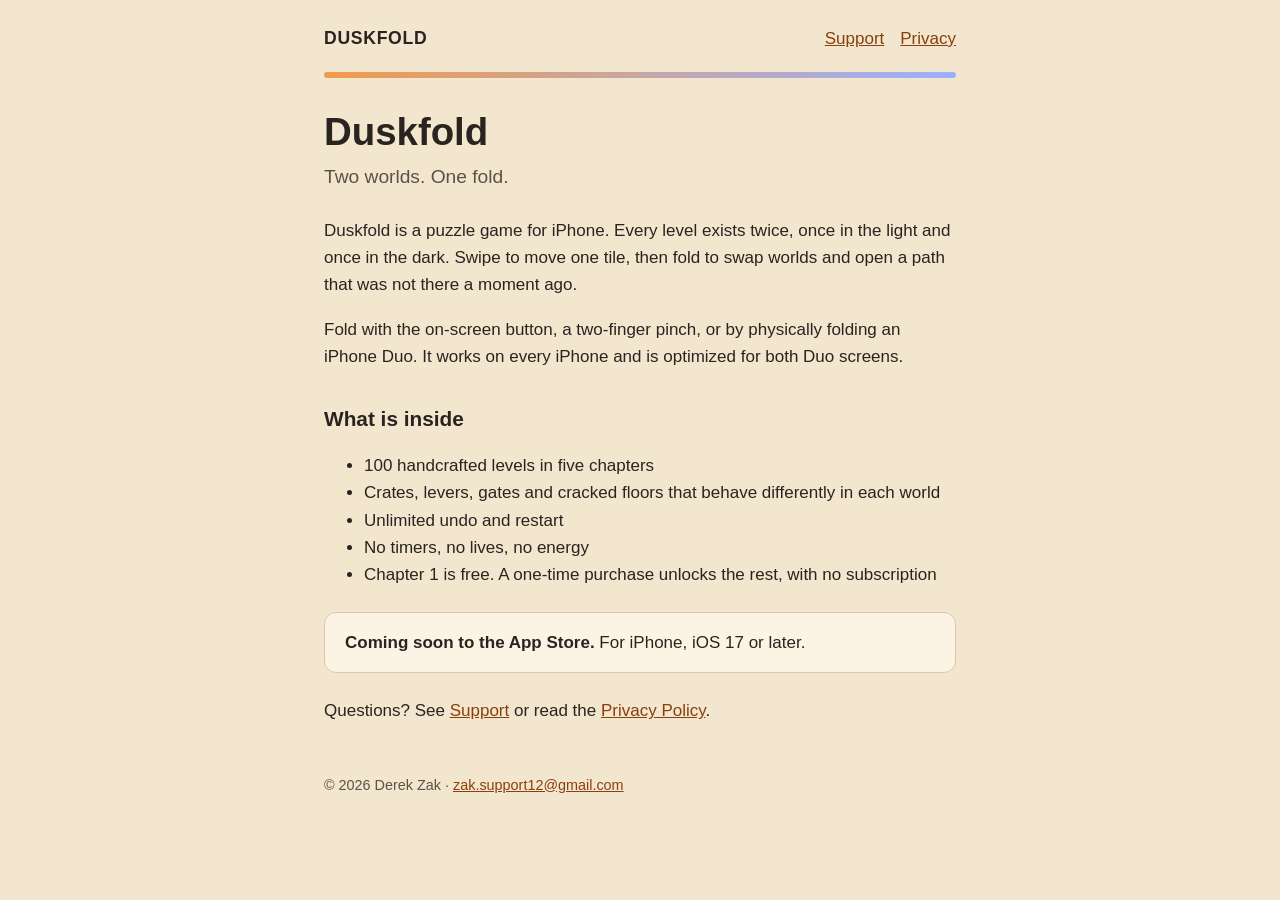
<file: index.html>
<!doctype html>
<html lang="en"><head><meta charset="utf-8"><meta name="viewport" content="width=device-width,initial-scale=1">
<meta name="color-scheme" content="light dark"><title>Duskfold - A Two-World Puzzle Game</title><meta name="description" content="Duskfold is an iPhone puzzle game with a light world and a dark world. Fold to swap between them."><link rel="stylesheet" href="style.css"></head><body>
<header><a class="brand" href="index.html">DUSKFOLD</a><nav><a href="support.html">Support</a><a href="privacy.html">Privacy</a></nav></header><main>
<div class="hero"></div>
<h1>Duskfold</h1>
<p class="tag">Two worlds. One fold.</p>
<p>Duskfold is a puzzle game for iPhone. Every level exists twice, once in the light and once in the dark. Swipe to move one tile, then fold to swap worlds and open a path that was not there a moment ago.</p>
<p>Fold with the on-screen button, a two-finger pinch, or by physically folding an iPhone Duo. It works on every iPhone and is optimized for both Duo screens.</p>
<h2>What is inside</h2>
<ul>
<li>100 handcrafted levels in five chapters</li>
<li>Crates, levers, gates and cracked floors that behave differently in each world</li>
<li>Unlimited undo and restart</li>
<li>No timers, no lives, no energy</li>
<li>Chapter 1 is free. A one-time purchase unlocks the rest, with no subscription</li>
</ul>
<div class="card"><strong>Coming soon to the App Store.</strong> For iPhone, iOS 17 or later.</div>
<p>Questions? See <a href="support.html">Support</a> or read the <a href="privacy.html">Privacy Policy</a>.</p>
</main><footer>&copy; 2026 Derek Zak &middot; <a href="mailto:zak.support12@gmail.com">zak.support12@gmail.com</a></footer></body></html>
</file>
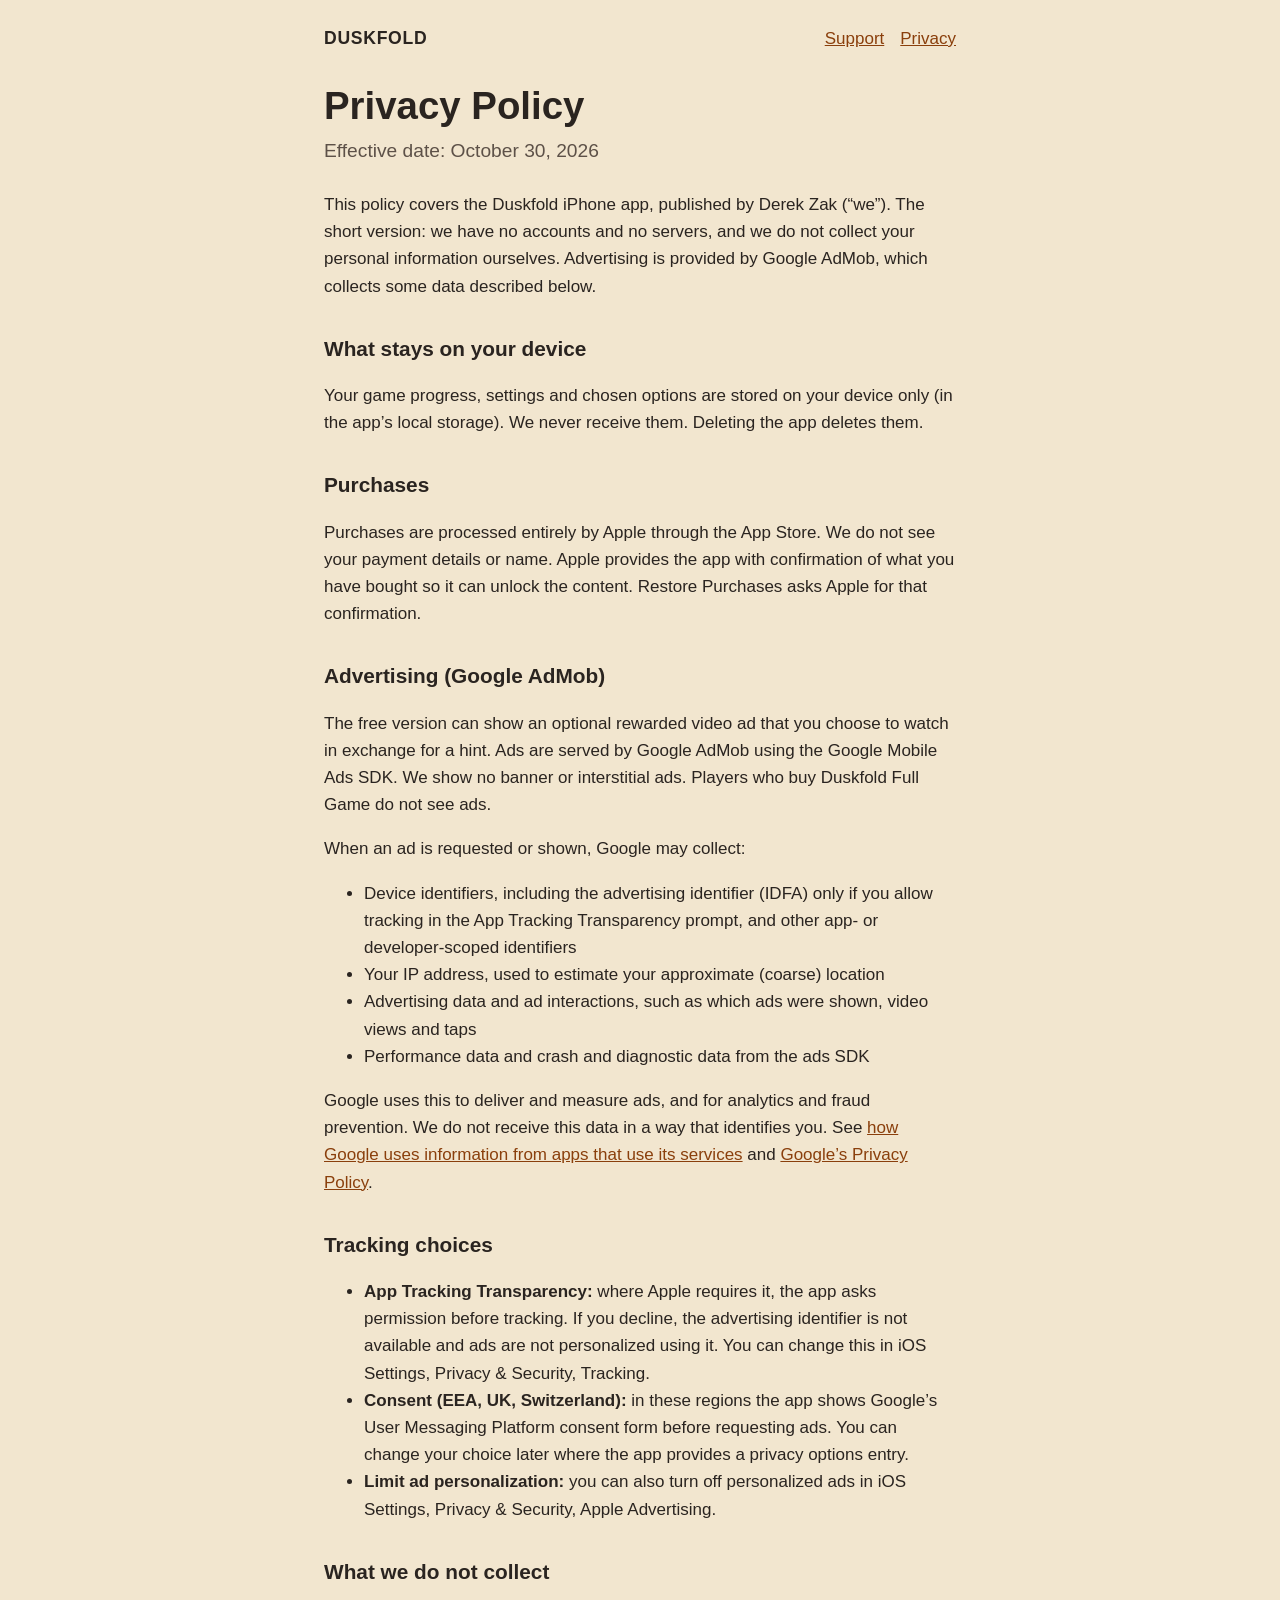
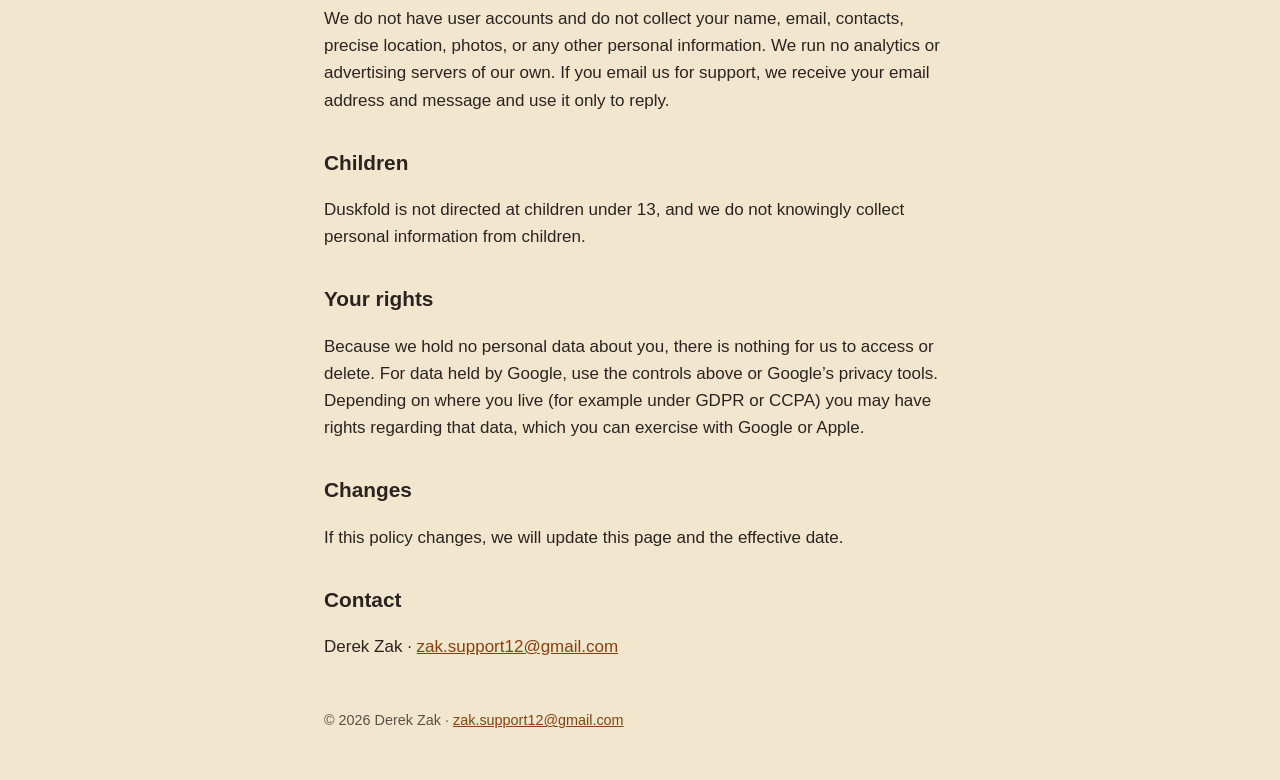
<file: privacy.html>
<!doctype html>
<html lang="en"><head><meta charset="utf-8"><meta name="viewport" content="width=device-width,initial-scale=1">
<meta name="color-scheme" content="light dark"><title>Duskfold Privacy Policy</title><meta name="description" content="How Duskfold handles your data, including ads, tracking and children."><link rel="stylesheet" href="style.css"></head><body>
<header><a class="brand" href="index.html">DUSKFOLD</a><nav><a href="support.html">Support</a><a href="privacy.html">Privacy</a></nav></header><main>
<h1>Privacy Policy</h1>
<p class="tag">Effective date: October 30, 2026</p>
<p>This policy covers the Duskfold iPhone app, published by Derek Zak (&ldquo;we&rdquo;). The short version: we have no accounts and no servers, and we do not collect your personal information ourselves. Advertising is provided by Google AdMob, which collects some data described below.</p>
<h2>What stays on your device</h2>
<p>Your game progress, settings and chosen options are stored on your device only (in the app&rsquo;s local storage). We never receive them. Deleting the app deletes them.</p>
<h2>Purchases</h2>
<p>Purchases are processed entirely by Apple through the App Store. We do not see your payment details or name. Apple provides the app with confirmation of what you have bought so it can unlock the content. Restore Purchases asks Apple for that confirmation.</p>
<h2>Advertising (Google AdMob)</h2>
<p>The free version can show an optional rewarded video ad that you choose to watch in exchange for a hint. Ads are served by Google AdMob using the Google Mobile Ads SDK. We show no banner or interstitial ads. Players who buy Duskfold Full Game do not see ads.</p>
<p>When an ad is requested or shown, Google may collect:</p>
<ul>
<li>Device identifiers, including the advertising identifier (IDFA) only if you allow tracking in the App Tracking Transparency prompt, and other app- or developer-scoped identifiers</li>
<li>Your IP address, used to estimate your approximate (coarse) location</li>
<li>Advertising data and ad interactions, such as which ads were shown, video views and taps</li>
<li>Performance data and crash and diagnostic data from the ads SDK</li>
</ul>
<p>Google uses this to deliver and measure ads, and for analytics and fraud prevention. We do not receive this data in a way that identifies you. See <a href="https://policies.google.com/technologies/partner-sites">how Google uses information from apps that use its services</a> and <a href="https://policies.google.com/privacy">Google&rsquo;s Privacy Policy</a>.</p>
<h2>Tracking choices</h2>
<ul>
<li><strong>App Tracking Transparency:</strong> where Apple requires it, the app asks permission before tracking. If you decline, the advertising identifier is not available and ads are not personalized using it. You can change this in iOS Settings, Privacy &amp; Security, Tracking.</li>
<li><strong>Consent (EEA, UK, Switzerland):</strong> in these regions the app shows Google&rsquo;s User Messaging Platform consent form before requesting ads. You can change your choice later where the app provides a privacy options entry.</li>
<li><strong>Limit ad personalization:</strong> you can also turn off personalized ads in iOS Settings, Privacy &amp; Security, Apple Advertising.</li>
</ul>
<h2>What we do not collect</h2>
<p>We do not have user accounts and do not collect your name, email, contacts, precise location, photos, or any other personal information. We run no analytics or advertising servers of our own. If you email us for support, we receive your email address and message and use it only to reply.</p>
<h2>Children</h2>
<p>Duskfold is not directed at children under 13, and we do not knowingly collect personal information from children.</p>
<h2>Your rights</h2>
<p>Because we hold no personal data about you, there is nothing for us to access or delete. For data held by Google, use the controls above or Google&rsquo;s privacy tools. Depending on where you live (for example under GDPR or CCPA) you may have rights regarding that data, which you can exercise with Google or Apple.</p>
<h2>Changes</h2>
<p>If this policy changes, we will update this page and the effective date.</p>
<h2>Contact</h2>
<p>Derek Zak &middot; <a href="mailto:zak.support12@gmail.com">zak.support12@gmail.com</a></p>
</main><footer>&copy; 2026 Derek Zak &middot; <a href="mailto:zak.support12@gmail.com">zak.support12@gmail.com</a></footer></body></html>
</file>
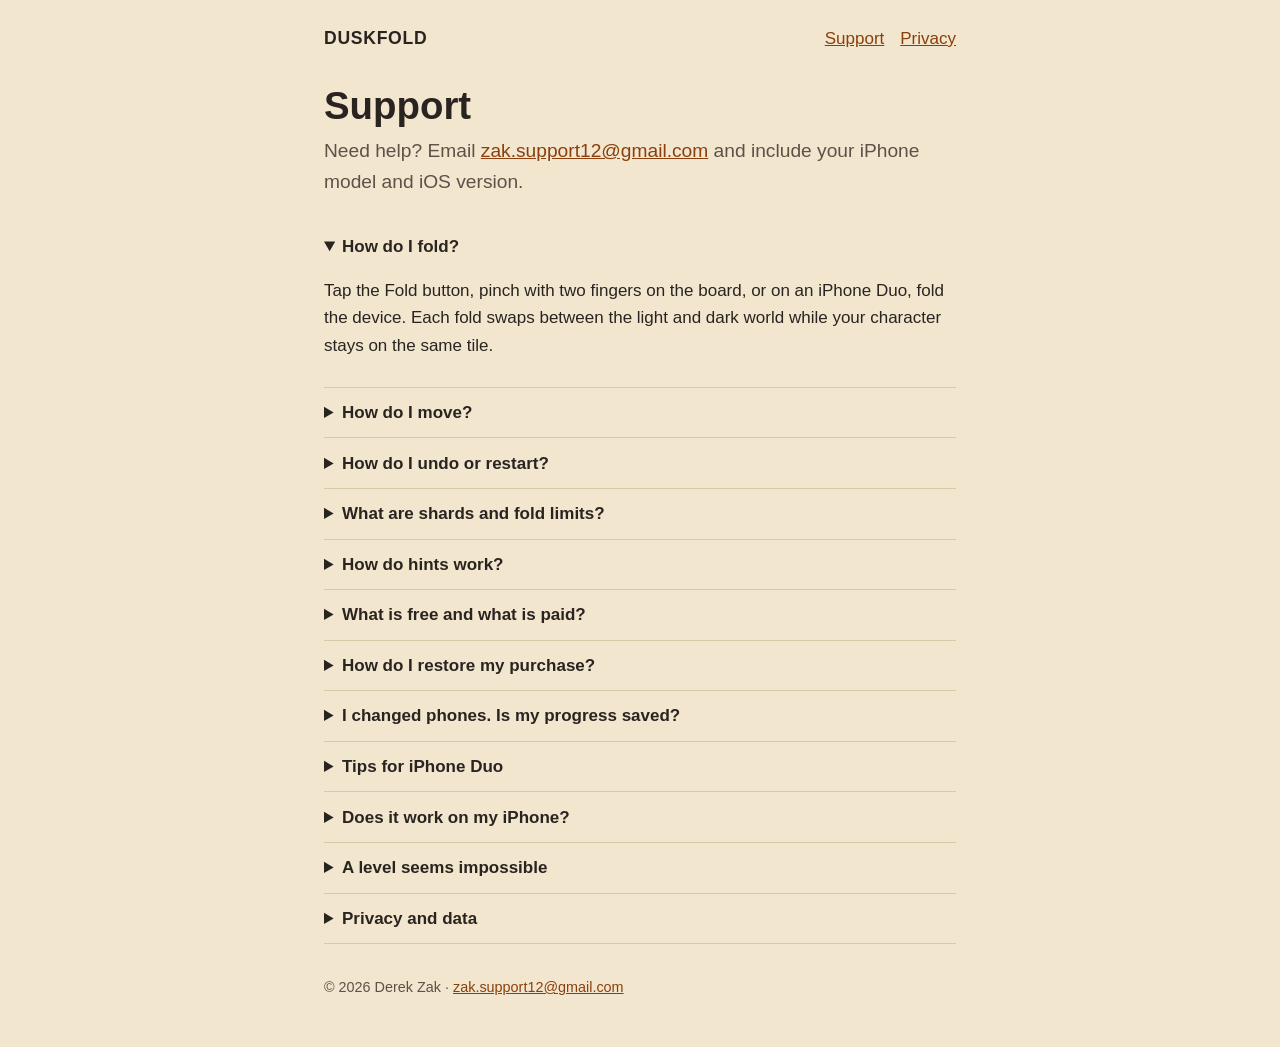
<file: support.html>
<!doctype html>
<html lang="en"><head><meta charset="utf-8"><meta name="viewport" content="width=device-width,initial-scale=1">
<meta name="color-scheme" content="light dark"><title>Duskfold Support</title><meta name="description" content="Help for Duskfold: folding, undo, hints, purchases and iPhone Duo tips."><link rel="stylesheet" href="style.css"></head><body>
<header><a class="brand" href="index.html">DUSKFOLD</a><nav><a href="support.html">Support</a><a href="privacy.html">Privacy</a></nav></header><main>
<h1>Support</h1>
<p class="tag">Need help? Email <a href="mailto:zak.support12@gmail.com">zak.support12@gmail.com</a> and include your iPhone model and iOS version.</p>
<details open><summary>How do I fold?</summary><p>Tap the Fold button, pinch with two fingers on the board, or on an iPhone Duo, fold the device. Each fold swaps between the light and dark world while your character stays on the same tile.</p></details>
<details><summary>How do I move?</summary><p>Swipe in the direction you want to go. You move one tile at a time.</p></details>
<details><summary>How do I undo or restart?</summary><p>Use the undo and restart buttons in the game. Both are unlimited and free. Nothing is lost for using them.</p></details>
<details><summary>What are shards and fold limits?</summary><p>Shards are collectibles placed on some levels. Some levels also limit how many times you can fold, shown on screen during play.</p></details>
<details><summary>How do hints work?</summary><p>If you are stuck, a hint shows the next few moves. On the free version you can watch an optional rewarded video ad to get a hint. Ads never appear any other time. With the full game purchase, hints are unlimited and there are no ads.</p></details>
<details><summary>What is free and what is paid?</summary><p>Chapter 1 (levels 1 to 20) is free, and so is level 21, a first taste of chapter 2. The one-time purchase, Duskfold Full Game, unlocks levels 22 to 100, unlimited hints, and removes ads. It is not a subscription.</p></details>
<details><summary>How do I restore my purchase?</summary><p>Open Settings in the game and tap Restore Purchases. Use the same Apple Account you bought with. If it does not appear, check that you are signed in to the App Store, then email us.</p></details>
<details><summary>I changed phones. Is my progress saved?</summary><p>Progress is stored only on your device, not on a server, so it does not move to a new phone automatically. Purchases can be restored on any device with the same Apple Account.</p></details>
<details><summary>Tips for iPhone Duo</summary><p>Close the hinge past about 75 degrees to fold once; open it past about 105 degrees to arm the next fold. Resting in a book pose will not trigger a fold. The inner screen plays in landscape with a side panel. If the hinge is not responding, you can always use the Fold button or the pinch gesture.</p></details>
<details><summary>Does it work on my iPhone?</summary><p>Duskfold requires iOS 17 or later and works on every iPhone. It is iPhone only.</p></details>
<details><summary>A level seems impossible</summary><p>Every level is solvable. Try folding earlier or later, check which world a crate, lever or cracked floor belongs to, or use a hint. If you still think something is broken, email us with the level number.</p></details>
<details><summary>Privacy and data</summary><p>See the <a href="privacy.html">Privacy Policy</a>. To remove your progress, delete the app.</p></details>
</main><footer>&copy; 2026 Derek Zak &middot; <a href="mailto:zak.support12@gmail.com">zak.support12@gmail.com</a></footer></body></html>
</file>
<file: style.css>
:root{--bg:#F2E6CF;--fg:#2A2420;--muted:#5d5148;--card:#fbf4e4;--accent:#b8571a;--link:#8a3f0c;--rule:#d9c9a6;--night:#1B1E3A;--dusk:#F29B4B;--glow:#9BB0FF}
@media (prefers-color-scheme:dark){:root{--bg:#1B1E3A;--fg:#F2E6CF;--muted:#b9b5c9;--card:#252850;--accent:#F29B4B;--link:#9BB0FF;--rule:#3a3e6e}}
*{box-sizing:border-box}
body{margin:0;background:var(--bg);color:var(--fg);font:17px/1.6 -apple-system,BlinkMacSystemFont,"SF Pro Text","Segoe UI",Roboto,Helvetica,Arial,sans-serif}
main,header,footer{max-width:42rem;margin:0 auto;padding:0 1.25rem}
header{padding-top:1.5rem;display:flex;justify-content:space-between;align-items:baseline;flex-wrap:wrap;gap:.5rem}
header a.brand{font-weight:700;letter-spacing:.04em;color:var(--fg);text-decoration:none;font-size:1.1rem}
nav a{margin-left:1rem;color:var(--link)}
h1{font-size:2.4rem;line-height:1.15;margin:2rem 0 .5rem}
h2{font-size:1.3rem;margin:2rem 0 .4rem}
a{color:var(--link)}
.tag{font-size:1.2rem;color:var(--muted);margin:0 0 1.5rem}
.card{background:var(--card);border:1px solid var(--rule);border-radius:12px;padding:1rem 1.25rem;margin:1.5rem 0}
.hero{background:linear-gradient(90deg,var(--dusk),var(--glow));height:6px;border-radius:3px;margin-top:1.25rem}
details{border-bottom:1px solid var(--rule);padding:.7rem 0}summary{cursor:pointer;font-weight:600}
footer{padding:2rem 1.25rem 3rem;color:var(--muted);font-size:.9rem}
</file>
